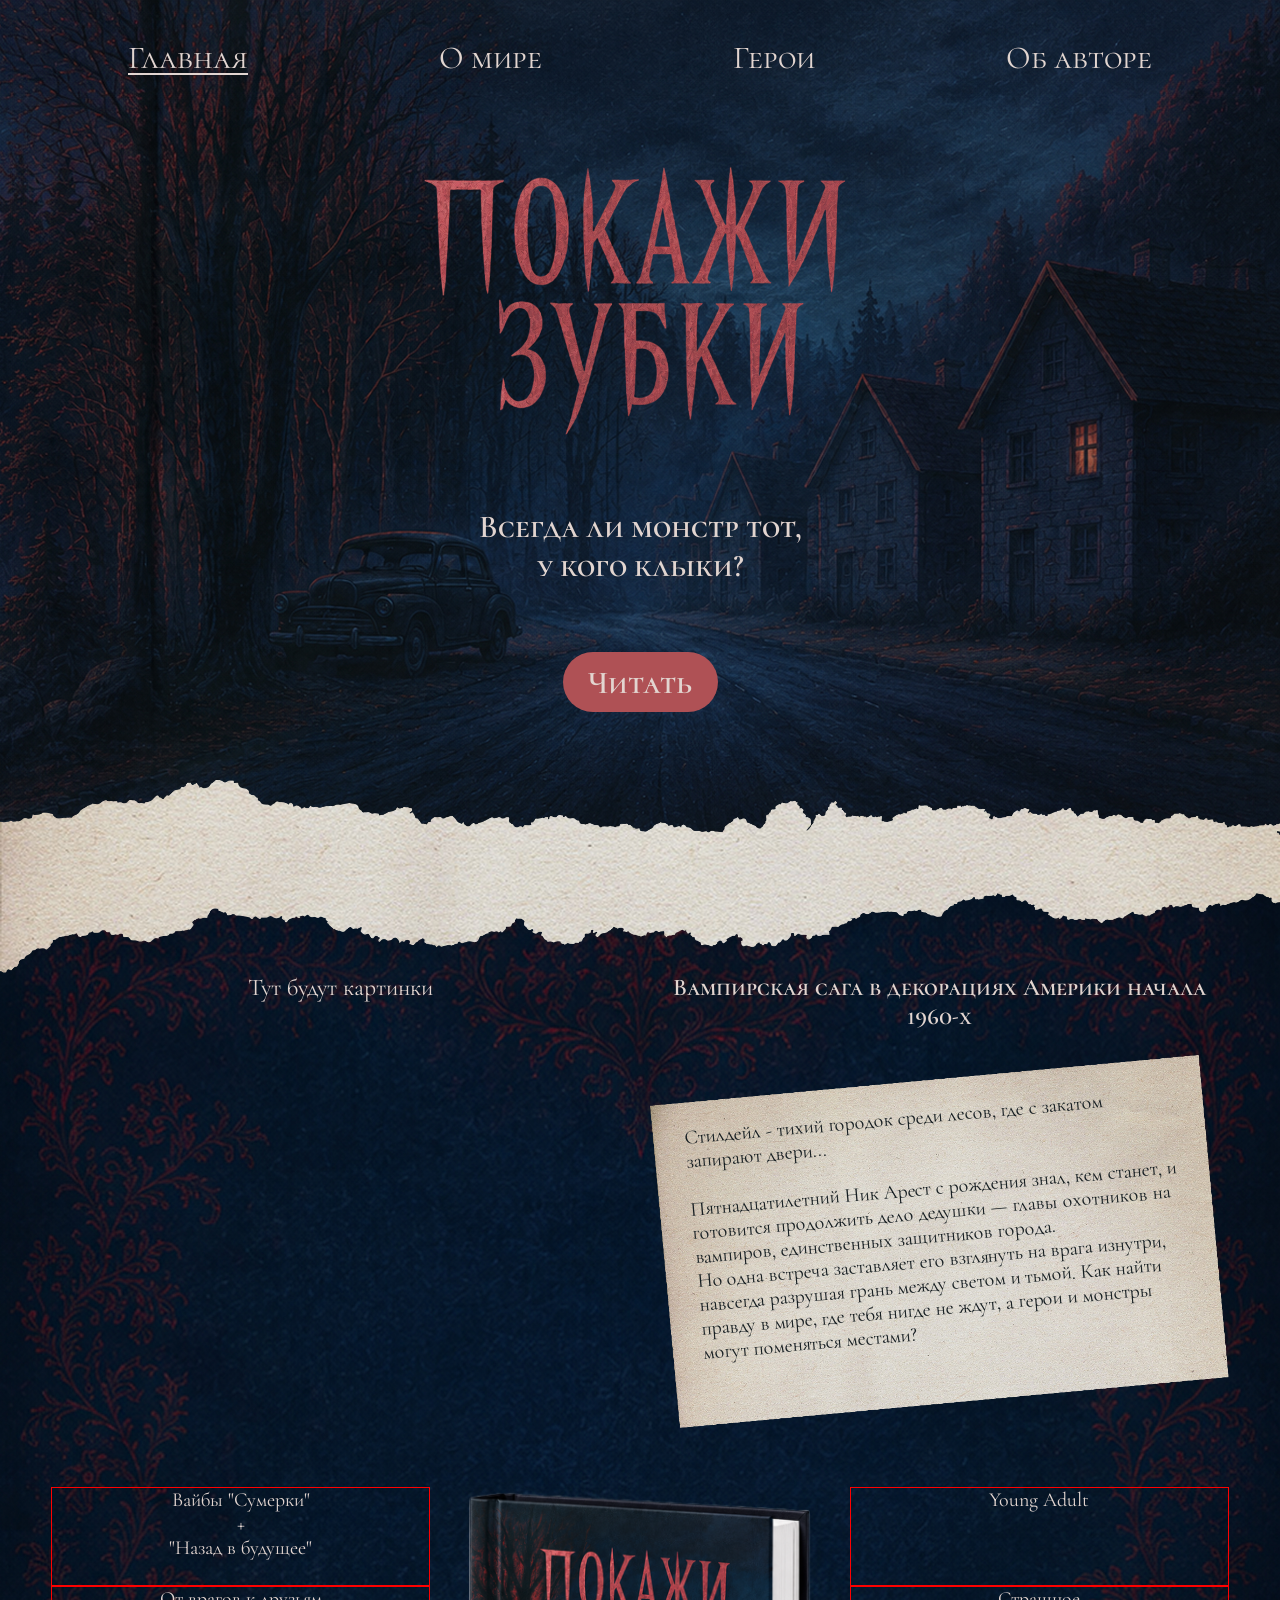
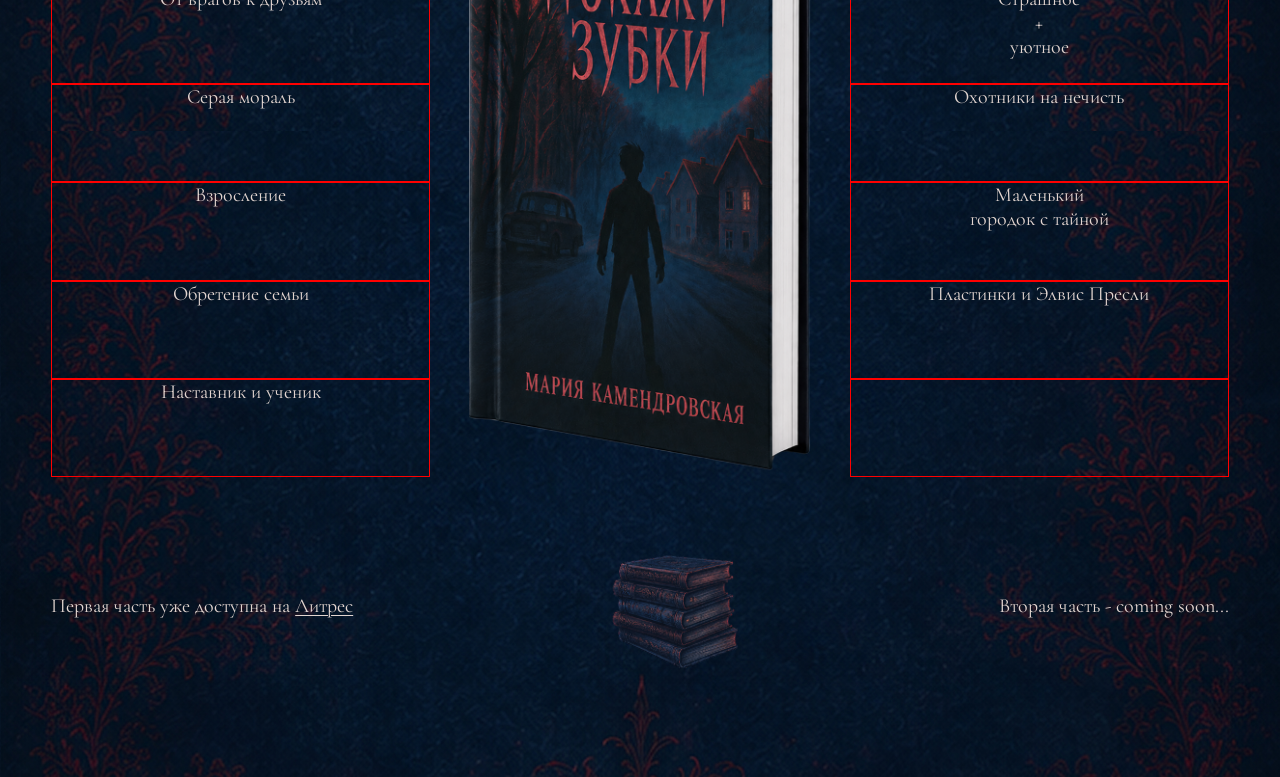
<file: index.html>
<!DOCTYPE html>
<html lang="ru">
<head>
    <meta charset="UTF-8">
    <meta name="viewport" content="width=device-width, initial-scale=1.0">
    <title>Покажи зубки</title>
    <link rel="stylesheet" href="styles.css">
</head>
<body>
    <section class="section_1">
        <header>
                <nav>
                    <ul class="main_menu">
                        <li><a class="current_page" href="index.html">Главная</a></li>
                        <li><a href="setting.html">О мире</a></li>
                        <li><a href="characters.html">Герои</a></li>
                        <li><a href="about.html">Об авторе</a></li>
                    </ul>
                </nav>
        </header>
        <div class="main_content">
            <img class="book_title" src="./images/book_title.png" alt="Покажи зубки">
            <h1>Всегда ли монстр тот,<br> у кого клыки?</h1>
            <a class="read_button" href="https://www.litres.ru/72648763/" target="_blank">Читать</a>
            <img class="separator" src="./images/separator.png" alt="Разделитель блоков">
        </div>
    </section>
    <section class="section_2">
        <section class="grid_1">
            <div class="grid_element">
                <p class="heading">Тут будут картинки</p>
            </div>
            <div class="grid_element">
                <h1 class="heading">Вампирская сага в декорациях Америки начала 1960-х</h1>
                <div class="paper">
                    <img class="paper_backgroung" src="./images/paper.png" alt="Бумажный фон">
                    <p class="paper_text">Стилдейл - тихий городок среди лесов, где с закатом запирают двери...<br><br>Пятнадцатилетний Ник Арест с рождения знал, кем станет, 
                        и готовится продолжить дело дедушки — главы охотников на вампиров, единственных защитников города.<br>Но одна встреча заставляет его взглянуть на врага изнутри, 
                        навсегда разрушая грань между светом и тьмой. Как найти правду в мире, где тебя нигде не ждут, а герои и монстры могут поменяться местами?</p>
                </div>
            </div>
        </section>
        <section class="grid_2">
            <div class="grid_column">
                <div class="element text_1">Вайбы "Сумерки"<br>+<br>"Назад в будущее"</div>
                <div class="element text_2">От врагов к друзьям</div>
                <div class="element text_3">Серая мораль</div>
                <div class="element text_4">Взросление</div>
                <div class="element text_5">Обретение семьи</div>
                <div class="element text_6">Наставник и ученик</div>
            </div>
            <div class="grid_center"><img class="book_cover" src="./images/book_cover.png" alt="Обложка книги"></div>
            <div class="grid_column">
                <div class="element text_7">Young Adult</div>
                <div class="element text_8">Страшное<br>+<br>уютное</div>
                <div class="element text_9">Охотники на нечисть</div>
                <div class="element text_10">Маленький<br>городок с тайной</div>
                <div class="element text_11">Пластинки и Элвис Пресли</div>
                <div class="element"></div>
            </div>
        </section>
        <footer>
            <p>Первая часть уже доступна на <a href="https://www.litres.ru/72648763/" target="_blank">Литрес</a></p>
            <img class="stack_of_books" src="./images/stack_of_books.png" alt="Стопка книг">
            <p>Вторая часть - coming soon...</p>
        </footer>
    </section>
</body>
</html>
</file>
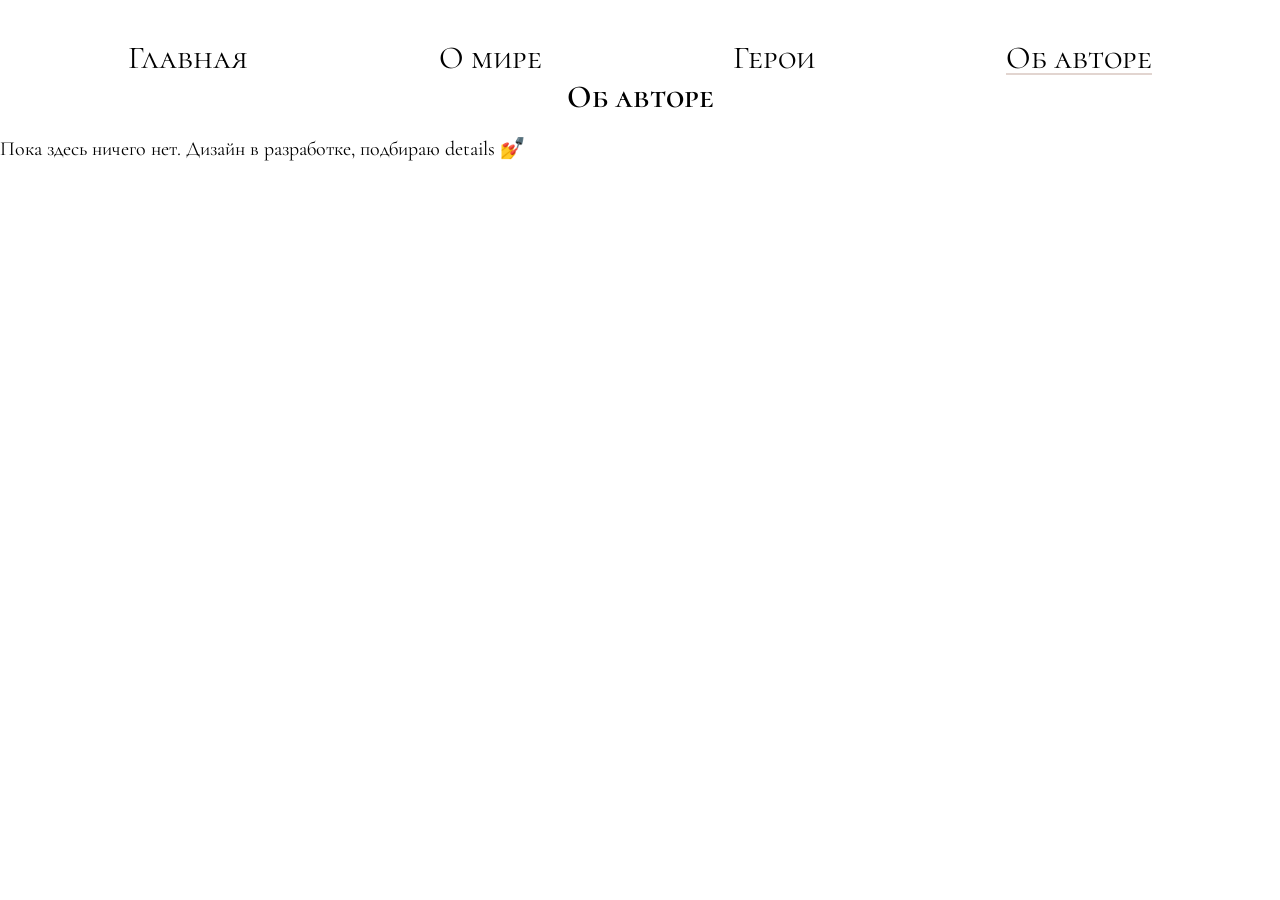
<file: about.html>
<!DOCTYPE html>
<html lang="ru">
<head>
    <meta charset="UTF-8">
    <meta name="viewport" content="width=device-width, initial-scale=1.0">
    <title>Об авторе</title>
    <link rel="stylesheet" href="styles.css">
</head>
<body class="zaglushka">
    <section>
        <header>
                <nav>
                    <ul class="main_menu">
                        <li><a class="zaglushka" href="index.html">Главная</a></li>
                        <li><a class="zaglushka" href="setting.html">О мире</a></li>
                        <li><a class="zaglushka" href="characters.html">Герои</a></li>
                        <li><a class="zaglushka current_page" href="about.html">Об авторе</a></li>
                    </ul>
                </nav>
        </header>
        <body>
        <h1>Об авторе</h1>
        <p>Пока здесь ничего нет. Дизайн в разработке, подбираю details 💅️️️️️️</p>
</body>
    </section>
</body>
</html>
</file>
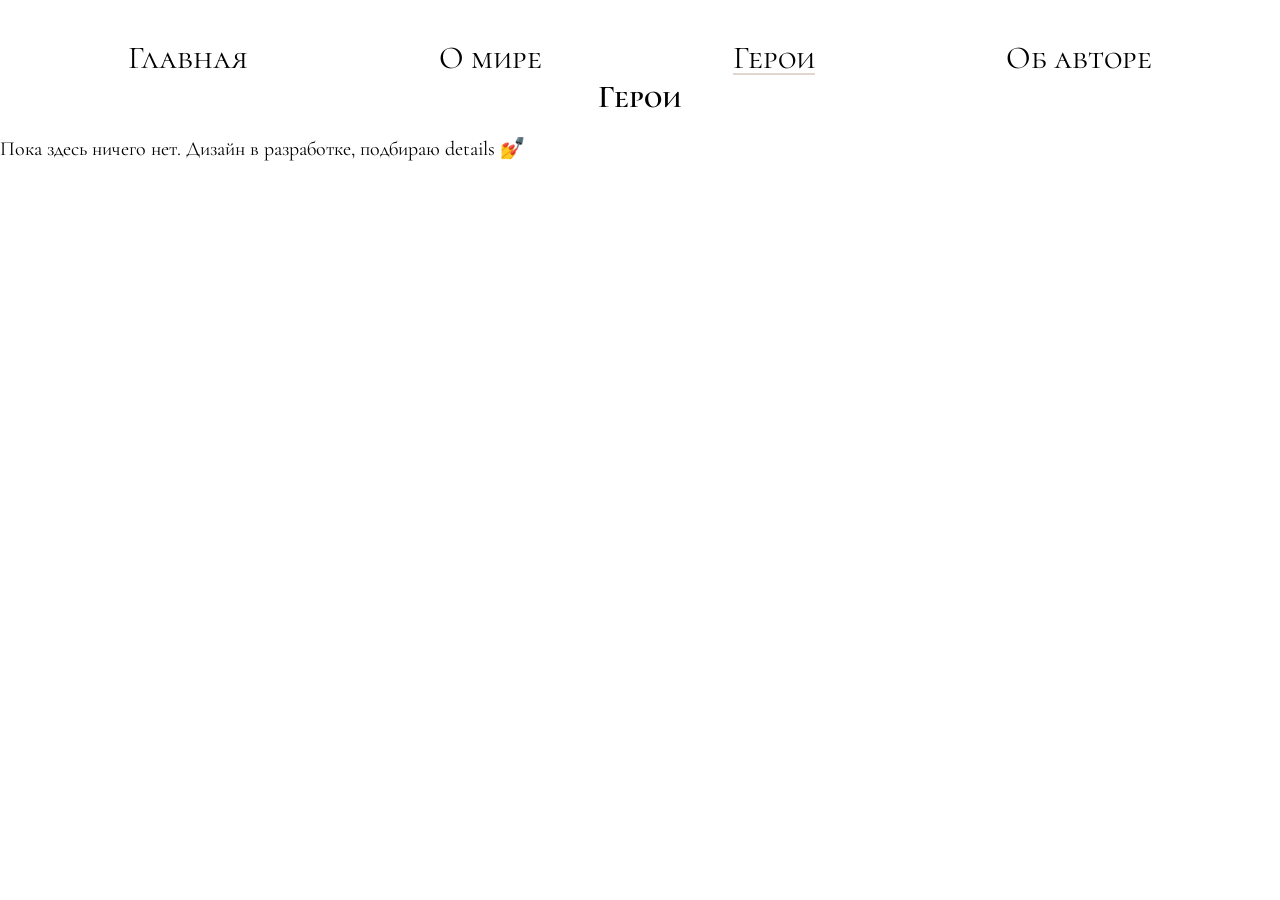
<file: characters.html>
<!DOCTYPE html>
<html lang="ru">
<head>
    <meta charset="UTF-8">
    <meta name="viewport" content="width=device-width, initial-scale=1.0">
    <title>Герои</title>
    <link rel="stylesheet" href="styles.css">
</head>
<body class="zaglushka">
    <section>
        <header>
                <nav>
                    <ul class="main_menu">
                        <li><a class="zaglushka" href="index.html">Главная</a></li>
                        <li><a class="zaglushka" href="setting.html">О мире</a></li>
                        <li><a class="zaglushka current_page" href="characters.html">Герои</a></li>
                        <li><a class="zaglushka" href="about.html">Об авторе</a></li>
                    </ul>
                </nav>
        </header>
        <body>
        <h1>Герои</h1>
        <p>Пока здесь ничего нет. Дизайн в разработке, подбираю details 💅️️️️️️</p>
</body>
    </section>
</body>
</html>
</file>
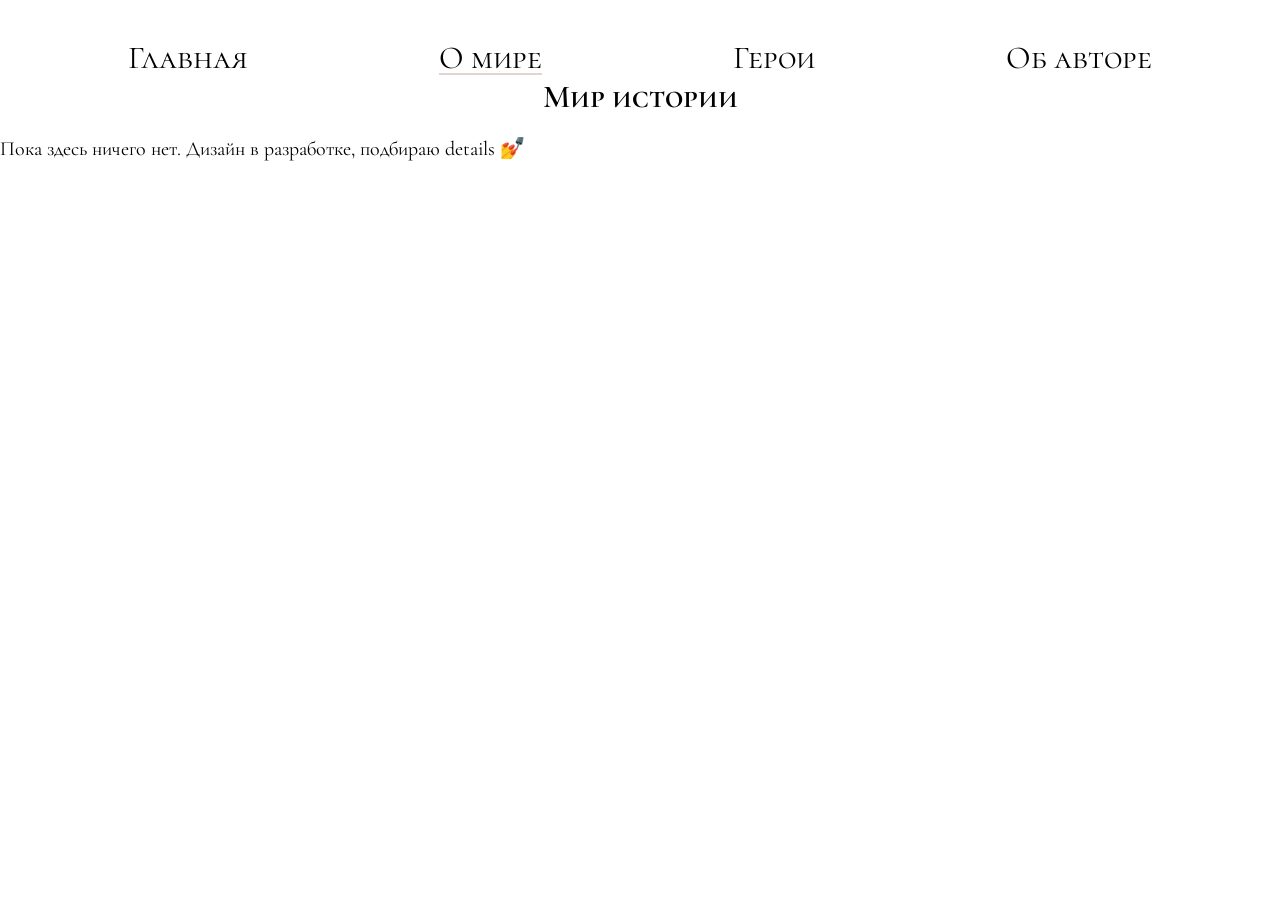
<file: setting.html>
<!DOCTYPE html>
<html lang="ru">
<head>
    <meta charset="UTF-8">
    <meta name="viewport" content="width=device-width, initial-scale=1.0">
    <title>О мире</title>
    <link rel="stylesheet" href="styles.css">
</head>
<body class="zaglushka">
    <section>
        <header>
                <nav>
                    <ul class="main_menu">
                        <li><a class="zaglushka" href="index.html">Главная</a></li>
                        <li><a class="zaglushka current_page" href="setting.html">О мире</a></li>
                        <li><a class="zaglushka" href="characters.html">Герои</a></li>
                        <li><a class="zaglushka" href="about.html">Об авторе</a></li>
                    </ul>
                </nav>
        </header>
        <body>
        <h1>Мир истории</h1>
        <p>Пока здесь ничего нет. Дизайн в разработке, подбираю details 💅️️️️️️</p>
</body>
    </section>
</body>
</html>
</file>
<file: styles.css>
@font-face {
    font-family: "Cormorant Garamond";
    src: url("./fonts/CormorantGaramond-Regular.woff2") format("woff2");
    font-weight: 400;
    font-style: normal;
    font-display: swap;
}

@font-face {
    font-family: "Cormorant Garamond";
    src: url("./fonts/CormorantGaramond-SemiBold.woff2") format("woff2");
    font-weight: 600;
    font-style: normal;
    font-display: swap;
}

body {
    font-family: 'Cormorant Garamond', 'Times New Roman', Times, serif;
    color: #E2D5D0;
    margin: 0;
}

p {
  font-size: 1.25rem;
}

.zaglushka {
  color: black;
}

a {
    text-decoration: none;
    color: #E2D5D0;
}

.section_1 {
  position: relative;
  background-image: url("./backgrounds/background-header.jpg");
  background-size: 100% auto;
  background-position: top center;
  background-repeat: no-repeat;
}

.main_menu {
  display: flex;
  justify-content: space-between;
  list-style: none;
  padding-top: 3%; /*Проценты от ширины родителя*/
  padding-left: 10%;
  padding-right: 10%;
  margin: 0;
  font-size: 2rem;
  font-variant: small-caps;
  transition: color 0.3s ease;
}

.main_menu a.current_page {
    text-decoration: underline;
    text-decoration-color: #E2D5D0;
    text-decoration-thickness: 0.046875em;
    text-underline-offset: 0.15625em;
}

.main_menu a:hover {
  color: #AF5155;
  text-decoration-color: #AF5155;
}

.main_content {
  display: flex;
  flex-direction: column;
  align-items: center;
  gap: 7.5cqh; /*Проценты от высоты контейнера*/
  margin-top: 7.5cqh;
}

.book_title {
  width: 36%;
  height: auto;
}

h1 {
    font-weight: 600;
    font-size: 2rem;
    font-variant: small-caps;
    text-align: center;
    margin: 0;
}

.read_button {
  display: inline-block;
  background-color: #AF5155;
  font-size: 2rem;
  font-variant: small-caps;
  font-weight: 600;
  text-align: center;
  padding: 0.328em 0.797em;;
  border-radius: 5.625rem;
}

.read_button:hover {
  background-color: #943E43;
}

.separator {
  width: 100%;
  height: auto;
  margin-bottom: -7.5cqw; /*Проценты от ширины контейнера*/
}

.section_2 {
  padding-inline: 4%;
  background-image: url("./backgrounds/second-background.jpg");
  background-size: 100% auto;
  background-position: top center;
  background-repeat: no-repeat;
  min-height: 1500px;
}

.grid_1 {
  display: grid;
  grid-template-columns: 1fr 1fr;
  gap: 1.7%;
  margin-bottom: 5%;
}

.heading {
    font-size: 1.5rem;
    text-align: center;
    margin: 0 0 1em;
    padding-top: 16.6%;
}

.paper {
  position: relative;
}

.paper_backgroung {
  display: block;
  width: 100%;
  height: auto;
}

.paper_text {
  position: absolute;
  z-index: 1;
  top: 40%;
  left: 50%;
  width: 85%;
  transform: translate(-50%, -50%) rotate(-5deg);
  color: #151D21;
}

.grid_2 {
  display: grid;
  grid-template-columns: repeat(3, 1fr);;
  column-gap: 1.7%;
  margin-bottom: 5%;
} 

.grid_column {
  display: grid;
  grid-template-rows: repeat(6, 1fr);
}

.element {
  border: 1px solid red;
  font-size: 1.25rem;
  text-align: center;
}

.book_cover {
  display: block;
  margin-inline: auto; /*Распределяет расстояние слева и справа поровну, т.е. выравнивает по горизонтали*/
  width: 90%;
  height: auto;
}

footer {
  display: flex;
  justify-content: space-between;
  font-size: 1.5rem;
  align-items: center;
}

footer a {
    text-decoration: underline;
    text-decoration-color: #E2D5D0;
    text-decoration-thickness: 0.046875em;
    text-underline-offset: 0.15625em;
}

.stack_of_books {
  width: 13.3%;
  height: auto;
}

/*  Нормализация блочной модели*/
*,
::before,
::after {
  box-sizing: border-box;
}
</file>
